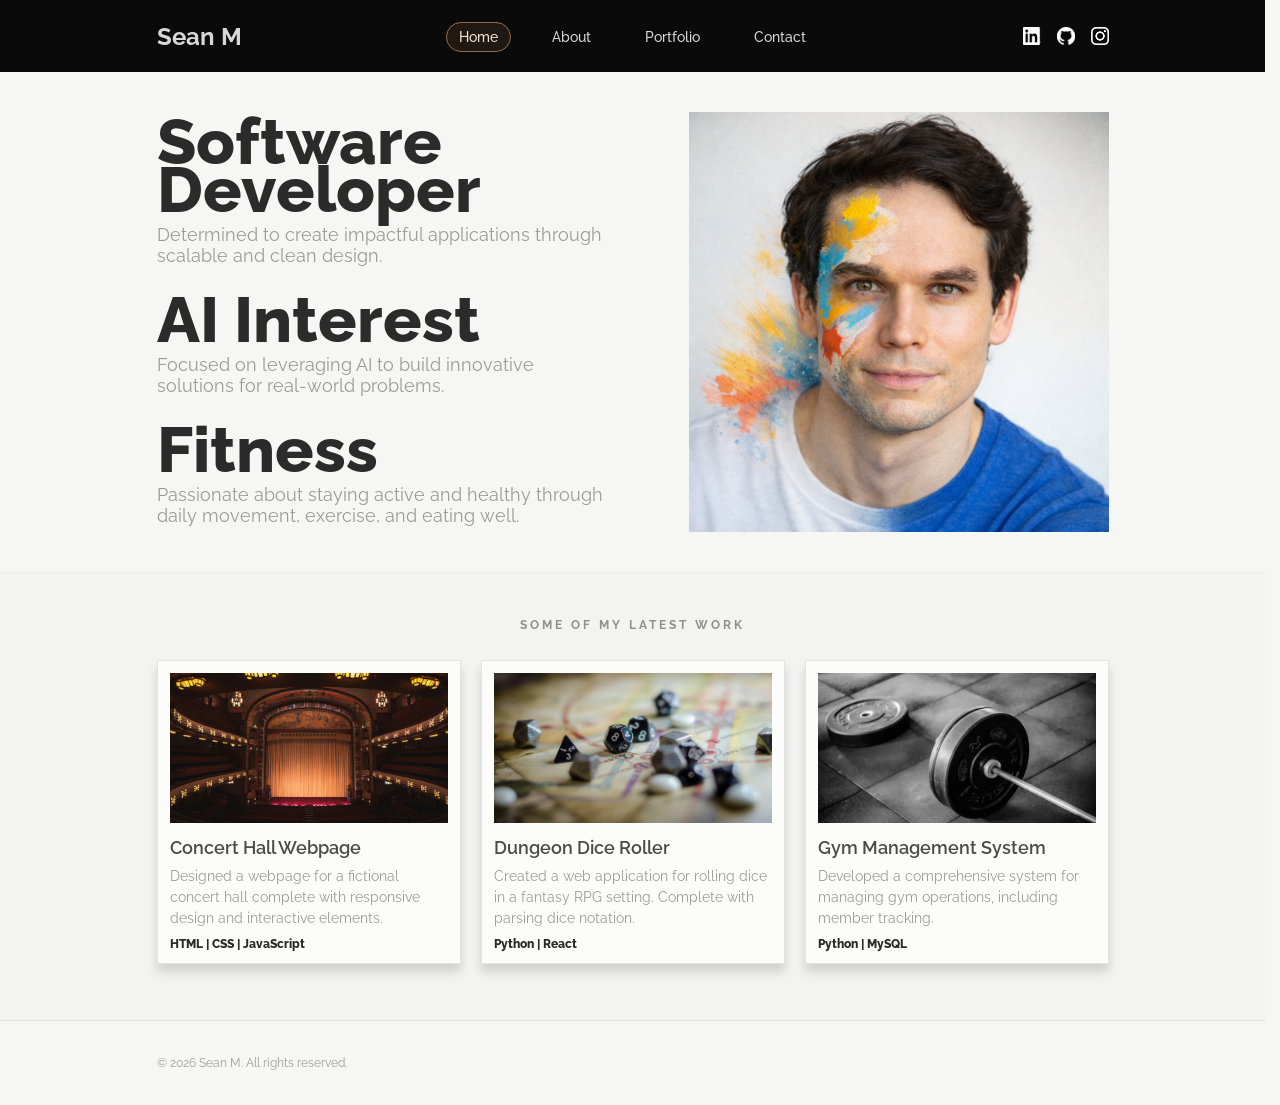
<file: index.html>
<!DOCTYPE html>
<html lang="en">
<head>
   <meta charset="UTF-8">
   <meta name="viewport" content="width=device-width, initial-scale=1.0">
   <title>Personal Landing Page Transformation Assignment</title>
   <link rel="preconnect" href="https://fonts.googleapis.com">
   <link rel="preconnect" href="https://fonts.gstatic.com" crossorigin>
   <link href="https://fonts.googleapis.com/css2?family=Raleway:ital,wght@0,100..900;1,100..900&display=swap" rel="stylesheet">
   <link rel="stylesheet" href="style.css">
</head>

<body class="home-page">
   <header>
      <div class="container">
         <div class="logo">
            <h3>Sean M</h3>
         </div>
         <nav class="navigation">
            <ul>
               <li><a href="index.html" class="active">Home</a></li>
               <li><a href="about.html">About</a></li>
               <li><a href="portfolio.html">Portfolio</a></li>
               <li><a href="contact.html">Contact</a></li>
            </ul>
         </nav>
         <div class="socials">
            <a href="https://www.linkedin.com/in/sean-macnabb/" target="_blank" rel="noopener noreferrer">
               <img src="./images/LinkedIn-icon.png" alt="LinkedIn">
            </a>
            <a href="https://github.com/Sean-MacNabb" target="_blank" rel="noopener noreferrer">
               <img src="./images/GitHub-icon.png" alt="GitHub">
            </a>
            <a href="https://www.instagram.com" target="_blank" rel="noopener noreferrer">
               <img src="./images/Instagram-icon.png" alt="Instagram">
            </a>
         </div>
      </div>
   </header>

   <main>
      <section class="hero">
         <div class="container">
            <div class="hero-content">
               <div class="hero-card">
                  <h2>Software Developer</h2>
                  <p> Determined to create impactful applications through scalable and clean design.</p>
               </div>

               <div class="hero-card">
                  <h2>AI Interest</h2>
                  <p>Focused on leveraging AI to build innovative solutions for real-world problems.</p>
               </div>

               <div class="hero-card">
                  <h2>Fitness</h2>
                  <p>Passionate about staying active and healthy through daily movement, exercise, and eating well.</p>
               </div>
            </div>
            <div class="hero-image">
               <img src="./images/SM-portrait-fun.png" alt="SM-Portrait">
            </div>
         </div>
      </section>

      <section class="portfolio">
         <div class="container">
            <h4>Some of my latest work</h4>
            <div class="projects">
               <article class="project">
                  <img src="./images/Concert-Hall-Webpage-image.jpg" alt="Concert Hall Photo">
                  <h5>Concert Hall Webpage</h5>
                  <p>Designed a webpage for a fictional concert hall complete with responsive design and interactive elements.</p>
                  <h6>HTML | CSS | JavaScript</h6>
               </article>
               <article class="project">
                  <img src="./images/Dungeon-Dice-Roller-image.jpg" alt="Dungeon Dice Roller Photo">
                  <h5>Dungeon Dice Roller</h5>
                  <p>Created a web application for rolling dice in a fantasy RPG setting. Complete with parsing dice notation.</p>
                  <h6>Python | React</h6>
               </article>
               <article class="project">
                  <img src="./images/Gym-Management-System-image.jpg" alt="Gym Management System Photo">
                  <h5>Gym Management System</h5>
                  <p>Developed a comprehensive system for managing gym operations, including member tracking.</p>
                  <h6>Python | MySQL</h6>
               </article>
            </div>
         </div>
      </section>
   </main>

   <footer>
      <div class="container">
         <p>&copy; 2026 Sean M. All rights reserved.</p>
      </div>
   </footer>

</body>

</html>
</file>
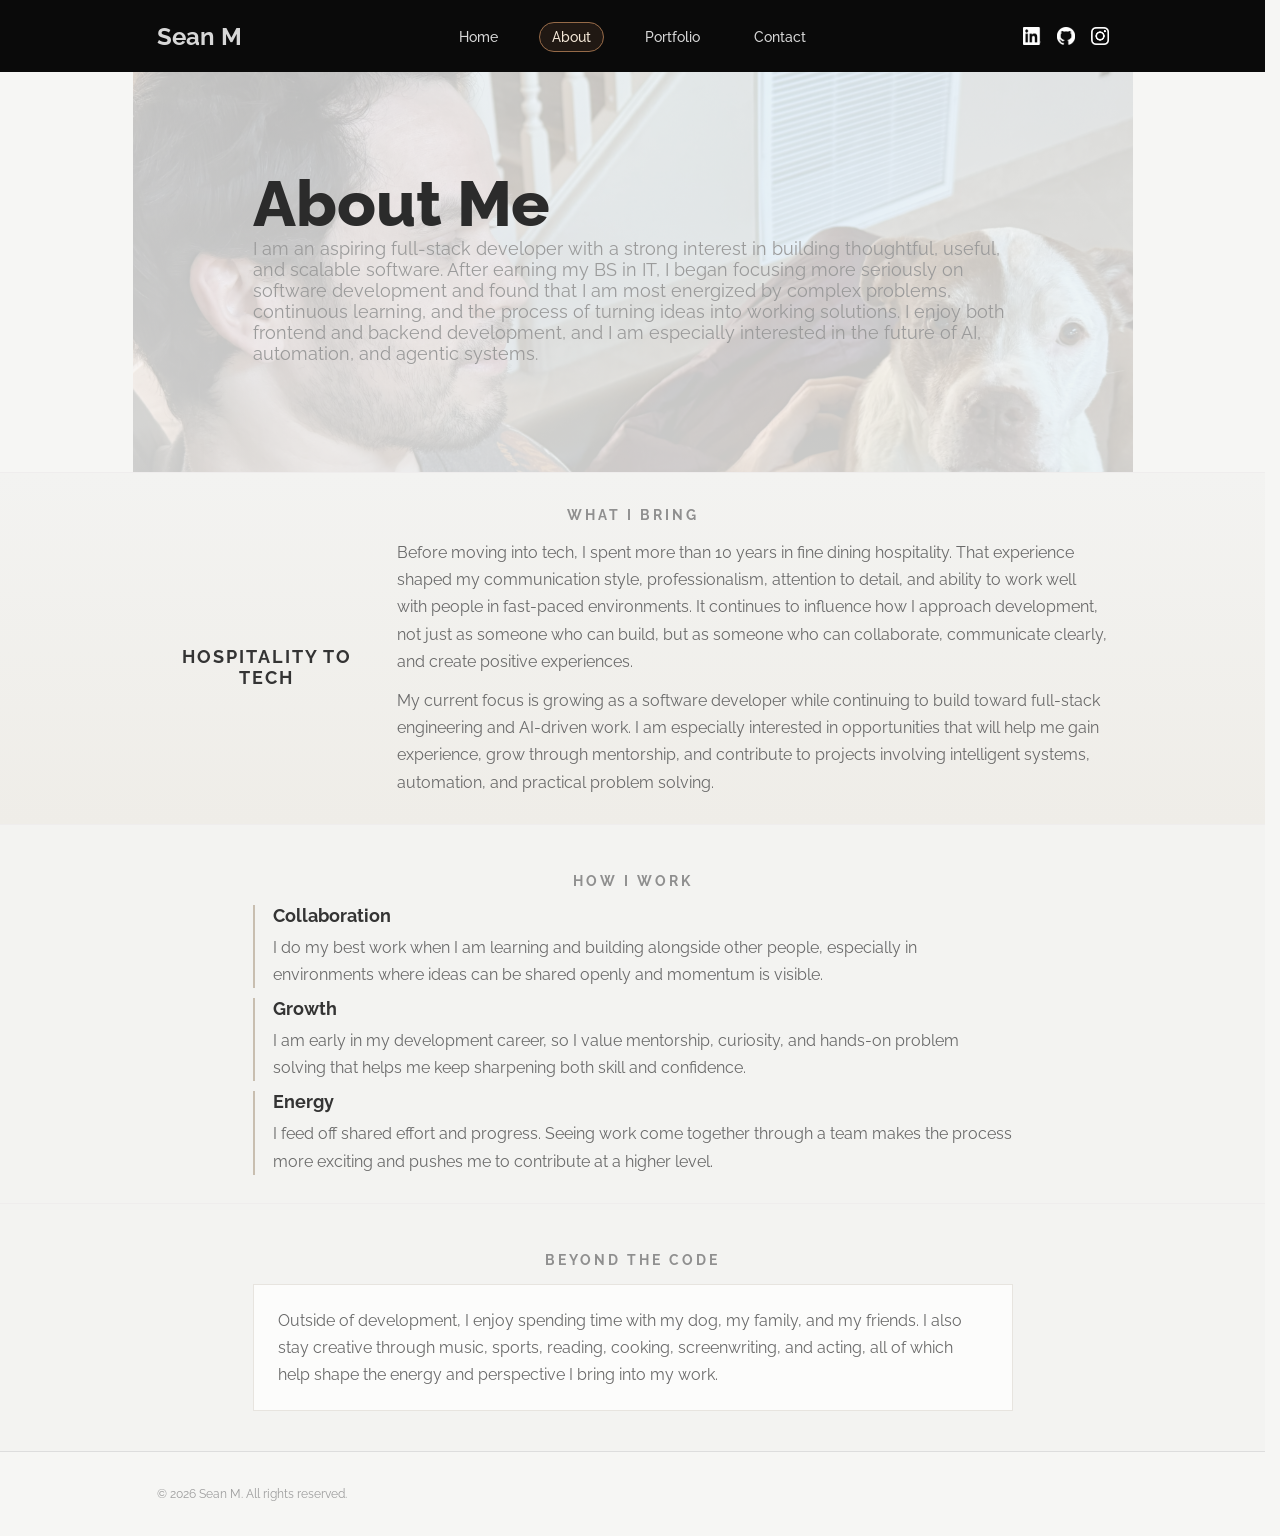
<file: about.html>
<!DOCTYPE html>
<html lang="en">
<head>
   <meta charset="UTF-8">
   <meta name="viewport" content="width=device-width, initial-scale=1.0">
   <title>About | Sean M</title>
   <link rel="preconnect" href="https://fonts.googleapis.com">
   <link rel="preconnect" href="https://fonts.gstatic.com" crossorigin>
   <link href="https://fonts.googleapis.com/css2?family=Raleway:ital,wght@0,100..900;1,100..900&display=swap" rel="stylesheet">
   <link rel="stylesheet" href="style.css">
</head>

<body class="about-page">
   <header>
      <div class="container">
         <div class="logo">
            <h3>Sean M</h3>
         </div>
         <nav class="navigation">
            <ul>
               <li><a href="index.html">Home</a></li>
               <li><a href="about.html" class="active">About</a></li>
               <li><a href="portfolio.html">Portfolio</a></li>
               <li><a href="contact.html">Contact</a></li>
            </ul>
         </nav>
         <div class="socials">
            <a href="https://www.linkedin.com/in/sean-macnabb/" target="_blank" rel="noopener noreferrer">
               <img src="./images/LinkedIn-icon.png" alt="LinkedIn">
            </a>
            <a href="https://github.com/Sean-MacNabb" target="_blank" rel="noopener noreferrer">
               <img src="./images/GitHub-icon.png" alt="GitHub">
            </a>
            <a href="https://www.instagram.com" target="_blank" rel="noopener noreferrer">
               <img src="./images/Instagram-icon.png" alt="Instagram">
            </a>
         </div>
      </div>
   </header>

   <main>
      <section class="hero hero-center about-hero">
         <div class="container">
            <div class="hero-content">
               <div class="hero-card">
                  <h2>About Me</h2>
                  <p>I am an aspiring full-stack developer with a strong interest in building thoughtful, useful, and scalable software. After earning my BS in IT, I began focusing more seriously on software development and found that I am most energized by complex problems, continuous learning, and the process of turning ideas into working solutions. I enjoy both frontend and backend development, and I am especially interested in the future of AI, automation, and agentic systems.</p>
               </div>
            </div>
         </div>
      </section>
      
      <section class="portfolio about-bring">
         <div class="container">
            <h4>What I Bring</h4>
            <div class="about-bring-layout">
               <div class="about-bring-label">
                  <h5>Hospitality to Tech</h5>
               </div>
               <div class="about-bring-copy">
                  <p>Before moving into tech, I spent more than 10 years in fine dining hospitality. That experience shaped my communication style, professionalism, attention to detail, and ability to work well with people in fast-paced environments. It continues to influence how I approach development, not just as someone who can build, but as someone who can collaborate, communicate clearly, and create positive experiences.</p>
                  <p>My current focus is growing as a software developer while continuing to build toward full-stack engineering and AI-driven work. I am especially interested in opportunities that will help me gain experience, grow through mentorship, and contribute to projects involving intelligent systems, automation, and practical problem solving.</p>
               </div>
            </div>
         </div>
      </section>

      <section class="portfolio about-work">
         <div class="container">
            <h4>How I Work</h4>
            <div class="about-work-layout">
               <div class="about-work-points">
                  <article>
                     <h5>Collaboration</h5>
                     <p>I do my best work when I am learning and building alongside other people, especially in environments where ideas can be shared openly and momentum is visible.</p>
                  </article>
                  <article>
                     <h5>Growth</h5>
                     <p>I am early in my development career, so I value mentorship, curiosity, and hands-on problem solving that helps me keep sharpening both skill and confidence.</p>
                  </article>
                  <article>
                     <h5>Energy</h5>
                     <p>I feed off shared effort and progress. Seeing work come together through a team makes the process more exciting and pushes me to contribute at a higher level.</p>
                  </article>
               </div>
            </div>
         </div>
      </section>

      <section class="portfolio about-code">
         <div class="container">
            <h4>Beyond the Code</h4>
            <div class="about-code-layout">
               <article class="about-code-story">
                  <p>Outside of development, I enjoy spending time with my dog, my family, and my friends. I also stay creative through music, sports, reading, cooking, screenwriting, and acting, all of which help shape the energy and perspective I bring into my work.</p>
               </article>
            </div>
         </div>
      </section>
   </main>

   <footer>
      <div class="container">
         <p>&copy; 2026 Sean M. All rights reserved.</p>
      </div>
   </footer>
</body>
</html>
</file>
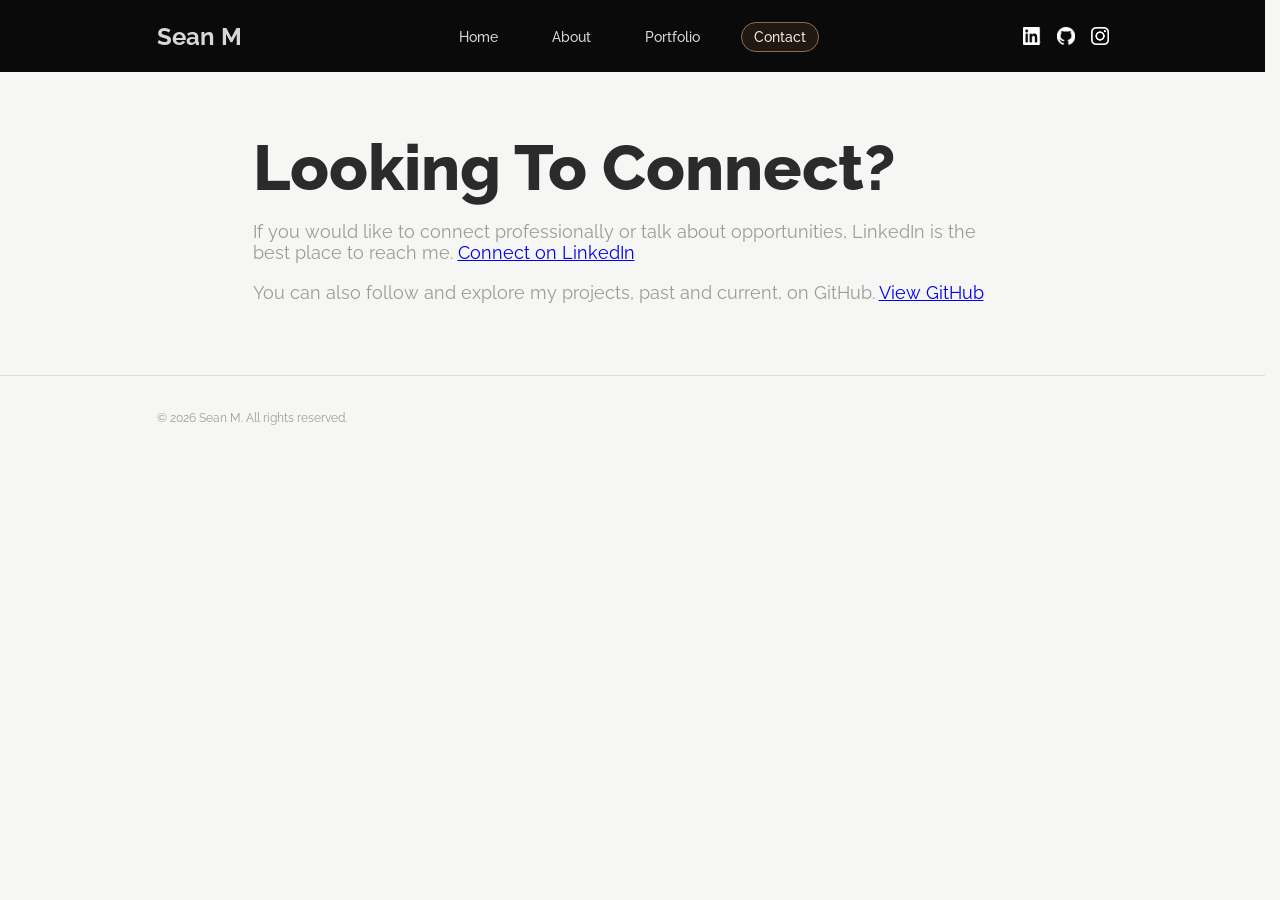
<file: contact.html>
<!DOCTYPE html>
<html lang="en">
<head>
   <meta charset="UTF-8">
   <meta name="viewport" content="width=device-width, initial-scale=1.0">
   <title>Contact | Sean M</title>
   <link rel="preconnect" href="https://fonts.googleapis.com">
   <link rel="preconnect" href="https://fonts.gstatic.com" crossorigin>
   <link href="https://fonts.googleapis.com/css2?family=Raleway:ital,wght@0,100..900;1,100..900&display=swap" rel="stylesheet">
   <link rel="stylesheet" href="style.css">
</head>

<body>
   <header>
      <div class="container">
         <div class="logo">
            <h3>Sean M</h3>
         </div>
         <nav class="navigation">
            <ul>
               <li><a href="index.html">Home</a></li>
               <li><a href="about.html">About</a></li>
               <li><a href="portfolio.html">Portfolio</a></li>
               <li><a href="contact.html" class="active">Contact</a></li>
            </ul>
         </nav>
         <div class="socials">
            <a href="https://www.linkedin.com/in/sean-macnabb/" target="_blank" rel="noopener noreferrer">
               <img src="./images/LinkedIn-icon.png" alt="LinkedIn">
            </a>
            <a href="https://github.com/Sean-MacNabb" target="_blank" rel="noopener noreferrer">
               <img src="./images/GitHub-icon.png" alt="GitHub">
            </a>
            <a href="https://www.instagram.com" target="_blank" rel="noopener noreferrer">
               <img src="./images/Instagram-icon.png" alt="Instagram">
            </a>
         </div>
      </div>
   </header>

   <main>
      <section class="hero hero-center">
         <div class="container">
            <div class="hero-content">
               <div class="hero-card">
                  <h2>Looking To Connect?</h2>
                  <br>
                  <p>If you would like to connect professionally or talk about opportunities,  LinkedIn is the best place to reach me. <a href="https://www.linkedin.com/in/sean-macnabb/" target="_blank" rel="noopener noreferrer">Connect on LinkedIn</a></p>
                  <br>
                  <p>You can also follow and explore my projects, past and current, on GitHub. <a href="https://github.com/Sean-MacNabb" target="_blank" rel="noopener noreferrer">View GitHub</a></p>
               </div>
            </div>
         </div>
      </section>
   </main>

   <footer>
      <div class="container">
         <p>&copy; 2026 Sean M. All rights reserved.</p>
      </div>
   </footer>
</body>
</html>
</file>
<file: style.css>
* {
  margin: 0;
  padding: 0;
  box-sizing: border-box;
}

html {
  overflow-y: scroll;
  scrollbar-gutter: stable;
}

body {
  font-family: "Raleway", sans-serif;
  background-color: #f6f6f4;
  color: #2b2b2b;
}

img {
  display: block;
  max-width: 100%;
}

.container {
  max-width: 1000px;
  margin: 0 auto;
  padding: 0 24px;
}

header {
  background-color: #0a0a0a;
}

header .container {
  min-height: 72px;
  display: flex;
  align-items: center;
  justify-content: space-between;
}

header .logo h3 {
  font-size: 24px;
  font-weight: 700;
  color: #d7d7d7;
}

header .navigation ul,
footer .navigation ul {
  list-style: none;
  display: flex;
  align-items: center;
  gap: 28px;
}

header .navigation a,
footer .navigation a {
  text-decoration: none;
  color: #d7d7d7;
  font-size: 14px;
  font-weight: 500;
  padding: 6px 12px;
  border: 1px solid transparent;
  border-radius: 999px;
  transition: color 0.2s ease, border-color 0.2s ease, background-color 0.2s ease;
}

header .navigation a:hover,
footer .navigation a:hover {
  color: #f3e7d7;
  border-color: rgba(170, 120, 82, 0.65);
  background-color: rgba(160, 107, 71, 0.1);
}

header .navigation a.active,
footer .navigation a.active {
  color: #f3e7d7;
  border-color: rgba(170, 120, 82, 0.85);
  background-color: rgba(160, 107, 71, 0.14);
}

header .socials {
  display: flex;
  align-items: center;
  gap: 16px;
}

header .socials img {
  width: 18px;
  height: 18px;
}

.hero .container {
  display: grid;
  grid-template-columns: 1fr 1fr;
  align-items: center;
  gap: 20px;
  min-height: 500px;
}

.hero-center .container {
  display: block;
  min-height: auto;
  padding-top: 72px;
  padding-bottom: 72px;
  text-align: center;
}

.hero-center .hero-content {
  max-width: 760px;
  margin: 0 auto;
  text-align: left;
}

.about-page .about-hero .container {
  position: relative;
  overflow: hidden;
  min-height: 400px;
  align-items: center;
  justify-content: center;
  display: flex;
}

.about-page .about-hero .container::before {
  content: "";
  position: absolute;
  inset: 0;
  background-image: linear-gradient(rgba(246, 246, 244, 0.55), rgba(246, 246, 244, 0.65)), url("./images/SM-background.jpg");
  background-size: cover;
  background-position: center;
  opacity: 0.50;
  pointer-events: none;
}

.about-page .about-hero .hero-content {
  position: relative;
  z-index: 1;
}

.about-page .portfolio {
  padding-top: 28px;
  padding-bottom: 28px;
}

.about-page .about-hero + .portfolio {
  padding-top: 14px;
}

.about-page .portfolio h4 {
  font-size: 14px;
  margin-top: 20px;
  margin-bottom: 16px;
}

.about-page .about-work-layout {
  display: block;
  max-width: 760px;
  margin: 0 auto;
}

.about-page .about-work-points {
  display: grid;
  gap: 10px;
}

.about-page .about-work-points article {
  padding-left: 18px;
  border-left: 2px solid #c8beb0;
}

.about-page .about-work-points h5,
.about-page .about-bring-label h5 {
  font-size: 18px;
  font-weight: 700;
  color: #343434;
  margin-bottom: 8px;
}

.about-page .about-work-points p,
.about-page .about-bring-copy p,
.about-page .about-code-story p,
.about-page .about-code-close p {
  font-size: 16px;
  line-height: 1.7;
  color: #6a6a6a;
}

.about-page .about-bring {
  background: linear-gradient(180deg, #f3f3f1 0%, #efede8 100%);
}

.about-page .about-bring-layout {
  display: grid;
  grid-template-columns: 220px 1fr;
  gap: 20px;
  align-items: center;
}

.about-page .about-bring-label {
  display: flex;
  align-items: center;
  justify-content: center;
  text-align: center;
}

.about-page .about-bring-label h5 {
  text-transform: uppercase;
  letter-spacing: 2px;
  margin-bottom: 0;
}

.about-page .about-bring-copy {
  display: grid;
  gap: 12px;
}

.about-page .about-code-layout {
  display: block;
  max-width: 760px;
  margin: 0 auto 12px;
  align-items: start;
}

.about-page .about-code-story {
  padding: 22px 24px;
  background-color: #fcfcfb;
  border: 1px solid #e7e4df;
}

.about-page .about-code-close {
  max-width: 760px;
  margin: 0 auto;
}

.hero-content {
  display: flex;
  flex-direction: column;
  gap: 30px;
  max-width: 450px;
}

.hero-card h2 {
  font-size: 64px;
  font-weight: 800;
  line-height: 0.75;
  margin-bottom: 10px;
}

.hero-card p {
  font-size: 18px;
  color: #9b9b9b;
}

.tech-icons {
  display: flex;
  justify-content: flex-start;
  align-items: center;
  flex-wrap: wrap;
  gap: 18px;
  max-width: 100%;
}

.tech-icon {
  width: auto;
  max-width: 90px;
  height: 64px;
  object-fit: contain;
  flex: 0 0 auto;
}

.tech-icon[alt="CSS logo"],
.tech-icon[alt="TypeScript logo"] {
  height: 44px;
}

.hero-image {
  justify-self: end;
  max-width: 420px;
}

.hero-image img {
  width: 100%;
}

.portfolio {
  padding-top: 45px;
  padding-bottom: 56px;
  background-color: #f3f3f1;
  border-top: 1px solid rgb(239, 237, 237);
}

.portfolio h4 {
  text-align: center;
  text-transform: uppercase;
  letter-spacing: 3px;
  font-size: 12px;
  font-weight: 700;
  color: #8f8f8f;
  margin-bottom: 28px;
}

.portfolio-page .portfolio {
  padding-top: 56px;
  padding-bottom: 56px;
}

.portfolio-page .hero + .portfolio {
  padding-top: 32px;
}

.portfolio-page .portfolio h4 {
  font-size: 15px;
  margin-bottom: 36px;
  position: relative;
}

.portfolio-page .projects {
  grid-template-columns: 1fr;
  gap: 24px;
}

.portfolio-page .project {
  display: block;
}

.portfolio-page .project-content {
  display: flex;
  align-items: flex-start;
  gap: 20px;
}

.portfolio-page .project .project-wrapper-one {
  flex: 0 0 280px;
}

.portfolio-page .project .project-wrapper-one img {
  width: 280px;
  height: 200px;
  object-fit: cover;
  margin-bottom: 0;
}

.portfolio-page .project .project-wrapper-two {
    flex: 1;
}
.portfolio-page .project h5 {
  margin-bottom: 10px;
}

.portfolio-page .project p {
  margin-bottom: 12px;
}

.portfolio-page .project h6 {
  margin-top: 4px;
}

.projects {
  max-width: 980px;
  margin: 0 auto;
  display: grid;
  grid-template-columns: repeat(3, 1fr);
  gap: 20px;
}

.project {
  background-color: #fcfcfb;
  border: 1px solid #e3e3e3;
  padding: 12px;
  box-shadow: 0px 8px 10px rgba(0, 0, 0, 0.15);
}

.project img {
  width: 100%;
  height: 150px;
  object-fit: cover;
  margin-bottom: 14px;
}

.project h5 {
  font-size: 18px;
  font-weight: 600;
  color: #4a4a4a;
  margin-bottom: 8px;
}

.project p {
  font-size: 14px;
  line-height: 1.5;
  color: #9b9b9b;
  margin-bottom: 8px;
}

.project h6 {
  font-size: 12px;
  font-weight: 800;
  color: rgb(42, 42, 42);
}

footer {
   border-top: 1px solid #dddddd;
   color: #9d9d9d;
}

footer .container{
  min-height: 84px;
  display: flex;
  align-items: center;
  justify-content: space-between;
  font-size: 12px;
}

@media (max-width: 1024px) {
  .container {
    padding: 0 20px;
  }

  .hero .container {
    gap: 32px;
    min-height: 460px;
  }

  .hero-center .container {
    min-height: auto;
  }

  .about-page .about-work-layout,
  .about-page .about-code-layout {
    gap: 22px;
  }

  .about-page .about-bring-layout {
    grid-template-columns: 180px 1fr;
    gap: 22px;
  }

  .hero-card h2 {
    font-size: 54px;
    line-height: 0.85;
  }

  .hero-card p {
    font-size: 16px;
  }

  .tech-icons {
    gap: 16px;
  }

  .tech-icon {
    max-width: 80px;
    height: 58px;
  }

  .tech-icon[alt="CSS logo"],
  .tech-icon[alt="TypeScript logo"] {
    height: 40px;
  }

  .hero-image {
    max-width: 360px;
  }

  .projects {
    grid-template-columns: repeat(2, 1fr);
  }

  .portfolio-page .project-content {
    gap: 16px;
  }

  .portfolio-page .project .project-wrapper-one {
    flex-basis: 240px;
  }

  .portfolio-page .project .project-wrapper-one img {
    width: 240px;
    height: 180px;
  }
}

@media (max-width: 768px) {
  .container {
    padding: 0 16px;
  }

  header .container {
    flex-wrap: wrap;
    justify-content: center;
    gap: 14px;
    padding-top: 14px;
    padding-bottom: 14px;
  }

  header .navigation ul {
    flex-wrap: wrap;
    justify-content: center;
    gap: 18px;
  }

  .hero .container {
    grid-template-columns: 1fr;
    gap: 28px;
    min-height: auto;
    padding-top: 40px;
    padding-bottom: 40px;
  }

  .hero-center .container {
    padding-top: 40px;
    padding-bottom: 40px;
  }

  .about-page .about-work-layout,
  .about-page .about-bring-layout,
  .about-page .about-code-layout {
    gap: 18px;
  }

  .about-page .about-code-story {
    padding: 18px 18px;
  }

  .hero-content {
    max-width: 100%;
    gap: 22px;
    order: 1;
  }

  .hero-card h2 {
    font-size: 42px;
    line-height: 0.9;
  }

  .hero-card p {
    font-size: 16px;
    max-width: 60ch;
  }

  .tech-icons {
    gap: 12px;
  }

  .tech-icon {
    max-width: 68px;
    height: 48px;
  }

  .tech-icon[alt="CSS logo"],
  .tech-icon[alt="TypeScript logo"] {
    height: 36px;
  }

  .hero-image {
    justify-self: center;
    max-width: 320px;
    order: 2;
  }

  .projects {
    grid-template-columns: 1fr;
    gap: 16px;
  }

  .portfolio-page .portfolio h4::before,
  .portfolio-page .portfolio h4::after {
    content: "~~~~";
  }

  .portfolio-page .project-content {
    flex-direction: column;
    gap: 14px;
  }

  .portfolio-page .project .project-wrapper-one {
    flex-basis: auto;
  }

  .portfolio-page .project .project-wrapper-one img {
    width: 100%;
    height: 220px;
    margin-bottom: 0;
  }

  footer .container {
    flex-direction: column;
    justify-content: center;
    gap: 12px;
    padding-top: 18px;
    padding-bottom: 18px;
    text-align: center;
  }

  footer .navigation ul {
    flex-wrap: wrap;
    justify-content: center;
    gap: 16px;
  }
}

@media (max-width: 480px) {
  header .logo h3 {
    font-size: 20px;
  }

  header .navigation a,
  footer .navigation a {
    font-size: 12px;
  }

  header .socials {
    gap: 12px;
  }

  header .socials img {
    width: 16px;
    height: 16px;
  }

  .hero-card h2 {
    font-size: 34px;
    line-height: 0.95;
  }

  .hero-card p {
    font-size: 15px;
  }

  .tech-icons {
    gap: 8px;
  }

  .tech-icon {
    max-width: 56px;
    height: 40px;
  }

  .tech-icon[alt="CSS logo"],
  .tech-icon[alt="TypeScript logo"] {
    height: 32px;
  }

  .hero-image {
    max-width: 260px;
  }

  .project img {
    height: 180px;
  }

  .project h5 {
    font-size: 16px;
  }

  .project p {
    font-size: 13px;
  }

  .project h6 {
    font-size: 11px;
  }

  .portfolio-page .portfolio h4::before,
  .portfolio-page .portfolio h4::after {
    content: "~~~";
  }
}
</file>
